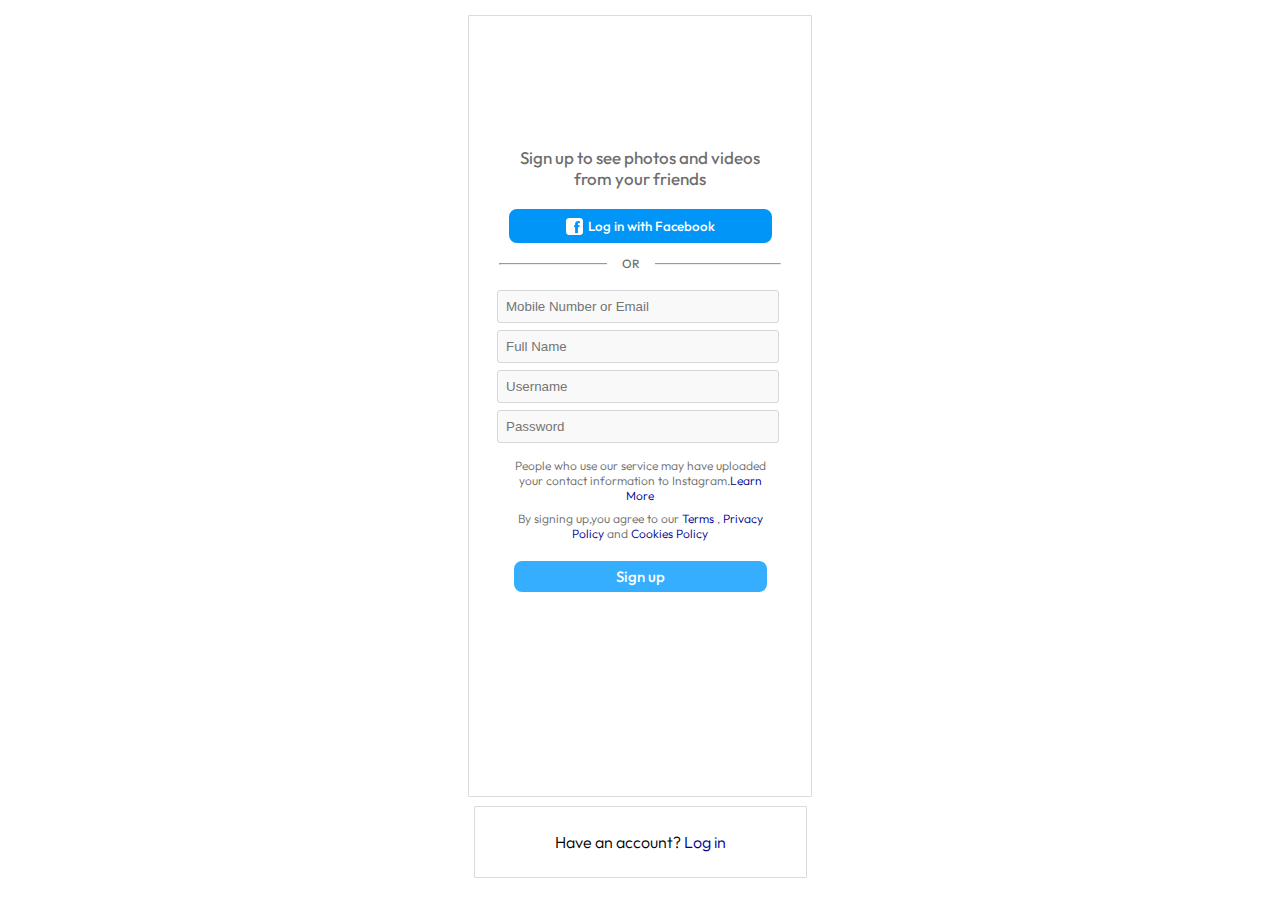
<file: instagram sign up/index.html>
<!DOCTYPE html>
<html lang="en">
<head>
    <meta charset="UTF-8">
    <meta name="viewport" content="width=device-width, initial-scale=1.0">
    <link rel="stylesheet" href="styles.css">
    <link rel="preconnect" href="https://fonts.googleapis.com">
    <link rel="preconnect" href="https://fonts.gstatic.com" crossorigin>
    <link rel="icon" href="images/Instagram_icon.png.webp">
    <link href="https://fonts.googleapis.com/css2?family=Outfit:wght@100..900&display=swap" rel="stylesheet">
    <title>Sign up • Instagram</title>
</head>
<body>
    <main>
        <div class="main">
            <div class="image" style="background-image: url(&quot;https://static.cdninstagram.com/rsrc.php/v3/yM/r/8n91YnfPq0s.png&quot;); background-position: 0px -52px; background-size: auto; width: 175px; height: 51px; background-repeat: no-repeat;""></div>
            <span>Sign up to see photos and videos</span><br>
            <span>from your friends</span>
            <div class="button1">
                <button><img src="images/60fea6773d624000048712b5.png" width="17" height="17" alt="">Log in with Facebook</button><br>
            </div>
            <div class="span2"><span >OR</span></div><hr>

            <div class="inputs">
                <form action="instagram.com">
                   <input type="text" name="email" id="moboremail" placeholder="Mobile Number or Email" required><br>
                   <input type="text" name="fullname" id="fullname" placeholder="Full Name" required><br>
                   <input type="text" name="username" id="username" placeholder="Username" required><br>
                   <input type="password" name="password" id="password" placeholder="Password" required >
                </form>
            </div>
            <div class="text">
                <span>People who use our service may have uploaded</span><br>
                <span>your contact information to Instagram.<a href="https://www.facebook.com/help/instagram/261704639352628" target="_blank">Learn<br>
                    More</a>
                </span>
            </div>
            <div class="text2">
                <span>By signing up,you agree to our <a href="#">Terms</a> , <a href="#">Privacy<br>
                Policy</a> and <a href="#">Cookies Policy</a></span>
            </div>
            <div class="button2">
                <button>Sign up</button><br>
            </div>
        </div>
    </main>

    <footer>
        <div class="login">
            <span>Have an account? <a href="https://www.instagram.com/accounts/login/?source=auth_switcher">Log in</a></span>
        </div>
    </footer>

</body>
</html>
</file>
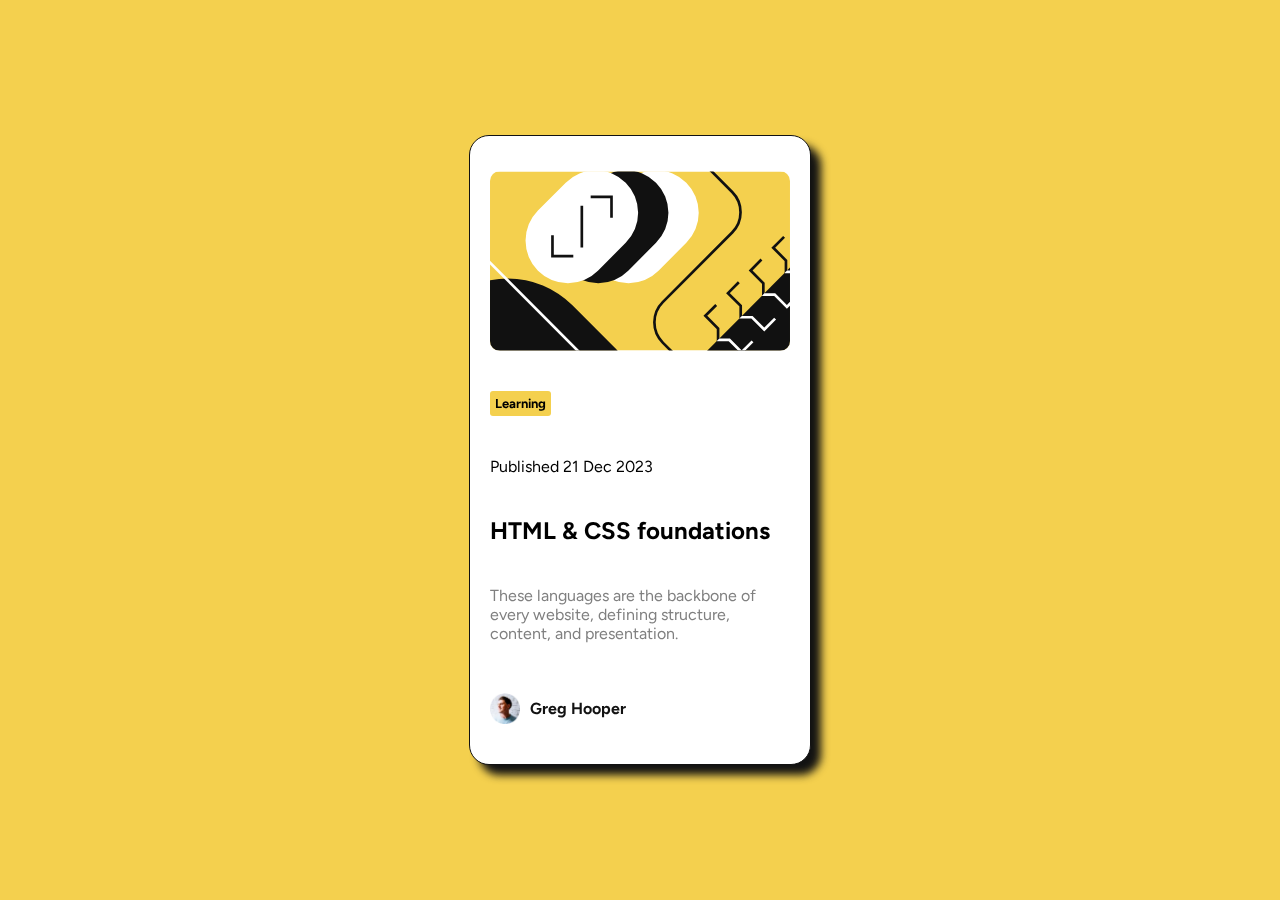
<file: websites/blog-preview/index.html>
<!DOCTYPE html>
<html lang="en">
<head>
  <meta charset="UTF-8">
  <meta name="viewport" content="width=device-width, initial-scale=1.0">
  <link rel="stylesheet" href="styles.css">
  <link rel="icon" type="image/png" sizes="32x32" href="./assets/images/favicon-32x32.png">
  <title>Frontend Mentor | Blog preview card</title>
</head>
<body>
  <main>
    <div class="main">
      <div class="body">
        <img src="assets/images/illustration-article.svg" alt="">
        <p class="Learning">Learning</p>
        <p>Published 21 Dec 2023</p>
        <h2 class="foundations">HTML & CSS foundations</h2>
        <p class="description">These languages are the backbone of every website, defining structure, content, and presentation.</p>
        <div class="Greg">
          <img src="assets/images/image-avatar.webp" alt="">
          <p class="Gregp">Greg Hooper</p>
        </div>
        
      </div>
    </div>
  </main>
  
  
</body>
</html>
</file>
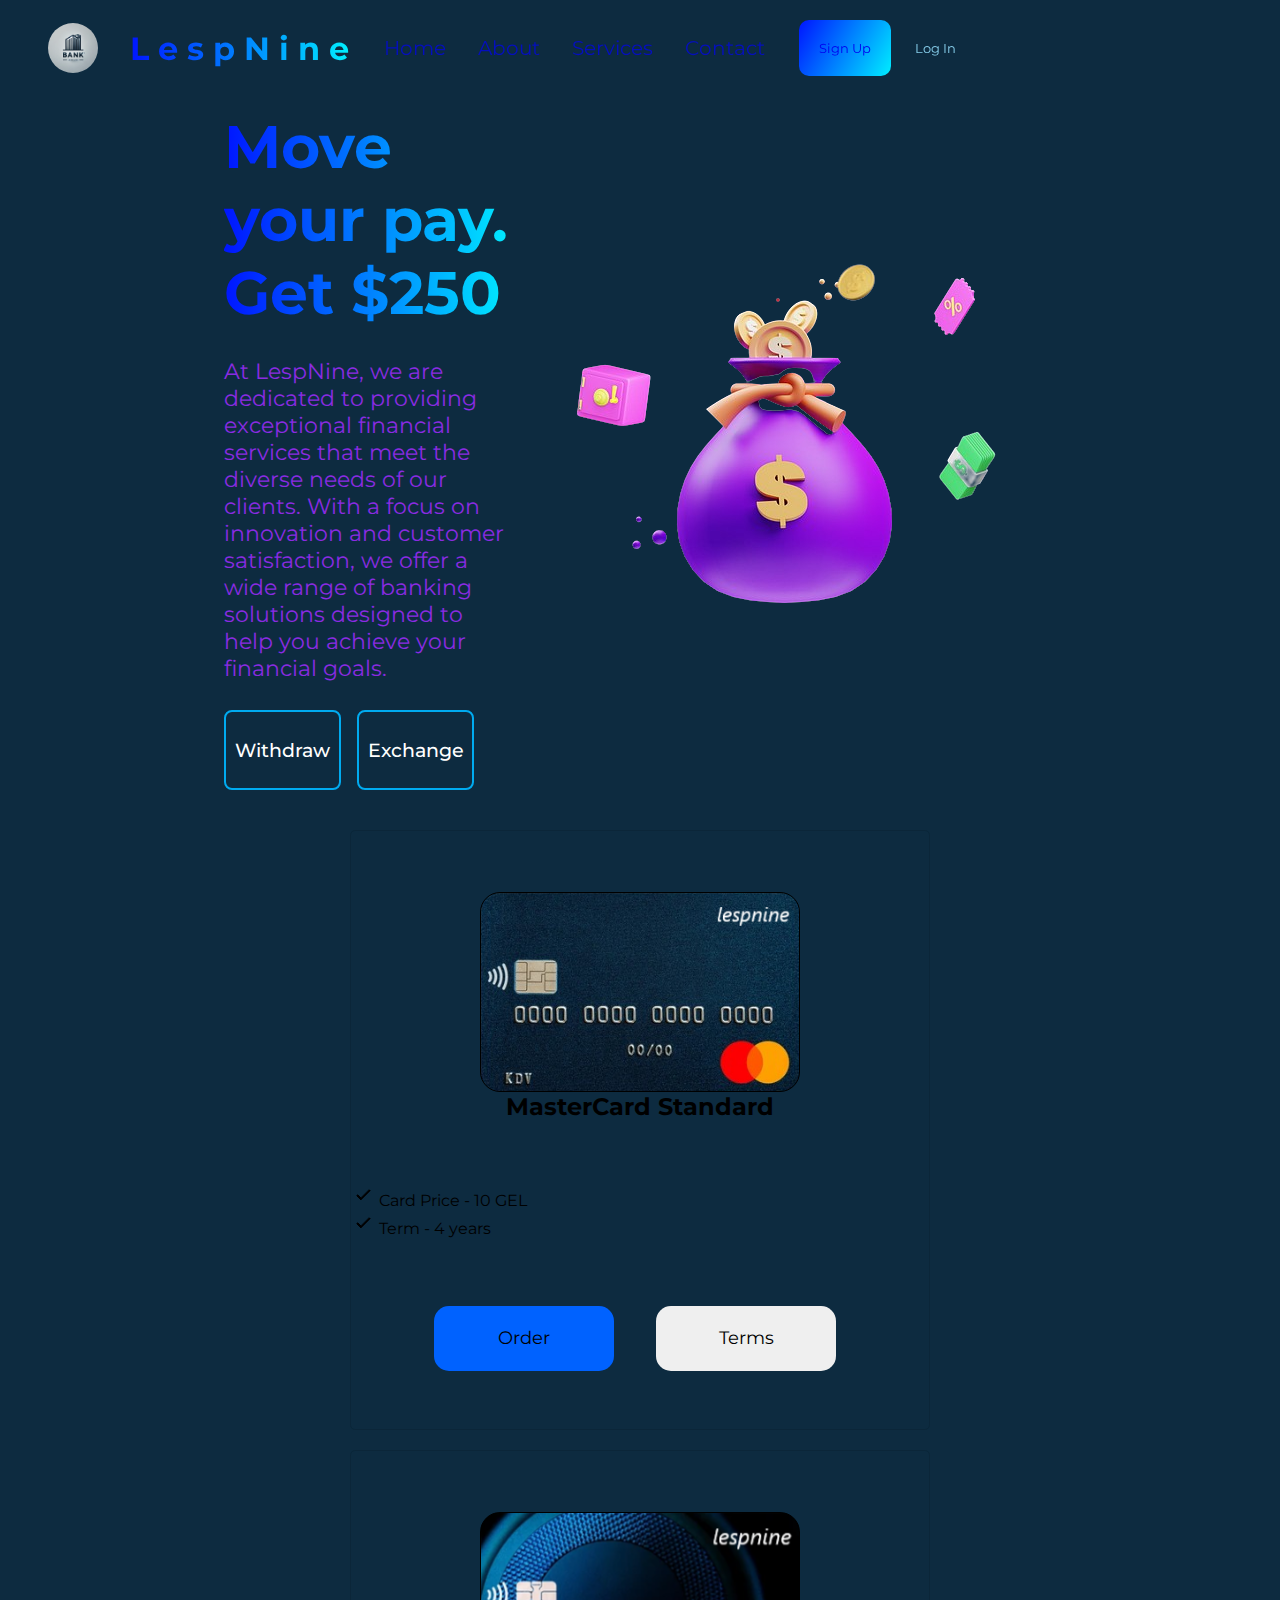
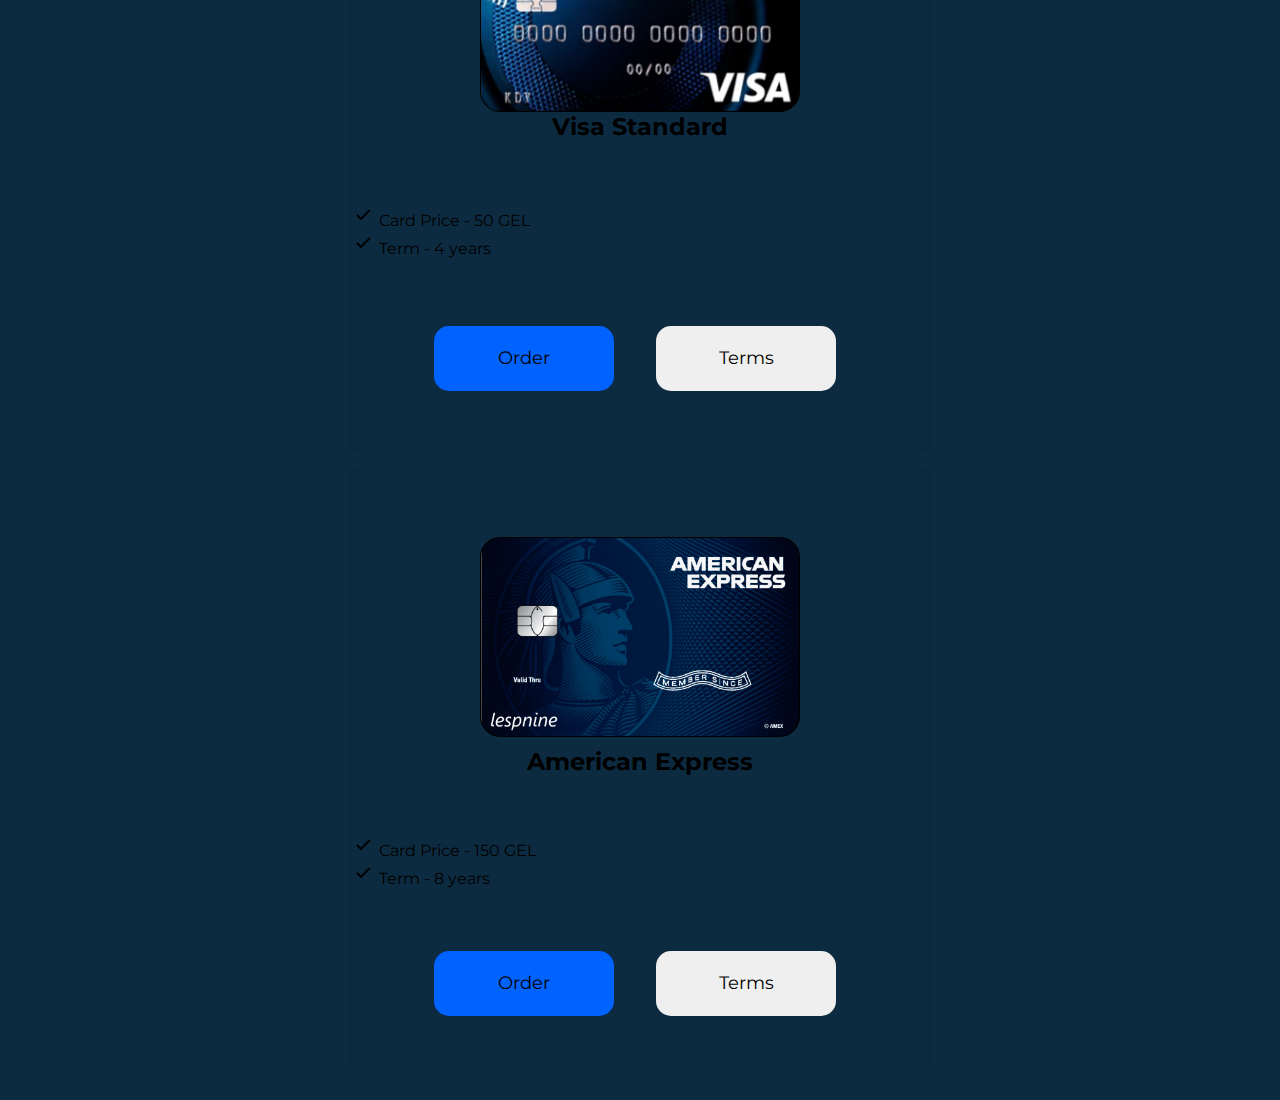
<file: websites/Group_project/index.html>
<!DOCTYPE html>
<html lang="en">
  <head>
    <meta charset="UTF-8" />
    <meta name="viewport" content="width=device-width, initial-scale=1.0" />
    <link rel="stylesheet" href="styles.css" />
    <link rel="icon" href="images/bankicon.png">
    <title>Bank | LespNine</title>
  </head>
  <body>
    <div class="header__main container">
      <div class="header container">
        <div class="bankname">
          <img src="images/bank.png" alt="Bank image" width="50px" />
          <h1 class="title">L e s p N i n e</h1>
        </div>
        <nav class="nav">
          <a href="#">Home</a>
          <a href="#">About</a>
          <a href="#Services">Services</a>
          <a href="#">Contact</a>
        </nav>
        <div class="btns">
          <button class="sign_up button"><a href="signup.html">Sign Up</a></button>
          <button class="log_in button">Log In</button> 
        <img src="[data-uri]" class="burger__menu"/>
      </div>
    </div>
    <div class="main container">
        <div class="content">
            <div>
                <h1 class="titles">Move your pay. <br> Get $250</h1>
            </div>
            <div class="desc">
                <p style="color: blueviolet; font-size: 22px;">At LespNine, we are dedicated to providing exceptional financial services that meet the diverse needs of our clients. With a focus on innovation and customer satisfaction, we offer a wide range of banking solutions designed
                                                   to help you achieve your financial goals.</p>
            </div>
            <div class="but" style="width: 250px;">
                <a class="child1" href="#">Withdraw</a>
                <a class="child2" href="#">Exchange</a>
            </div>
        </div>
      <img width="550px" src="./images/kasa.png" alt=""/>
    </div>

    <div class="cards" id="Services">
        <div class="card__container">
          <div class="card1_det_choice">
            
              <div class="image_d">
                <div class="card1 image"></div>
                <h2>MasterCard Standard</h2>
              </div>
              <div class="price1">
                <p><img src="[data-uri]"/> Card Price - 10 GEL</p>
                <p><img src="[data-uri]"/> Term - 4 years</p>
              </div>
              <div class="buttons1">
                <button style="background-color: #0062ff ; font-size: 18px;">Order</button>
                <button style="font-size: 18px;">Terms</button>
              </div>
            
          </div>
          <div class="card1_det_choice">
            
            <div class="image_d">
              <div class="card2 image"></div>
              <h2>Visa Standard</h2>
            </div>
            <div class="price1">
              <p><img src="[data-uri]"/> Card Price - 50 GEL</p>
              <p><img src="[data-uri]"/> Term - 4 years</p>
            </div>
            <div class="buttons1">
              <button style="background-color: #0062ff ; font-size: 18px;">Order</button>
              <button style="font-size: 18px;">Terms</button>
            </div>
          
          </div>
          <div class="card1_det_choice">
            
            <div class="image_d">
              <div class="card3 image"></div>
              <h2>American Express</h2>
            </div>
            <div class="price1">
              <p><img src="[data-uri]"/> Card Price - 150 GEL</p>
              <p><img src="[data-uri]"/> Term - 8 years</p>
            </div>
            <div class="buttons1">
              <button style="background-color: #0062ff ; font-size: 18px;">Order</button>
              <button style="font-size: 18px;">Terms</button>
            </div>
          
          </div>
          

          
            
        </div>
    </div>
  </body>
</html>
</file>
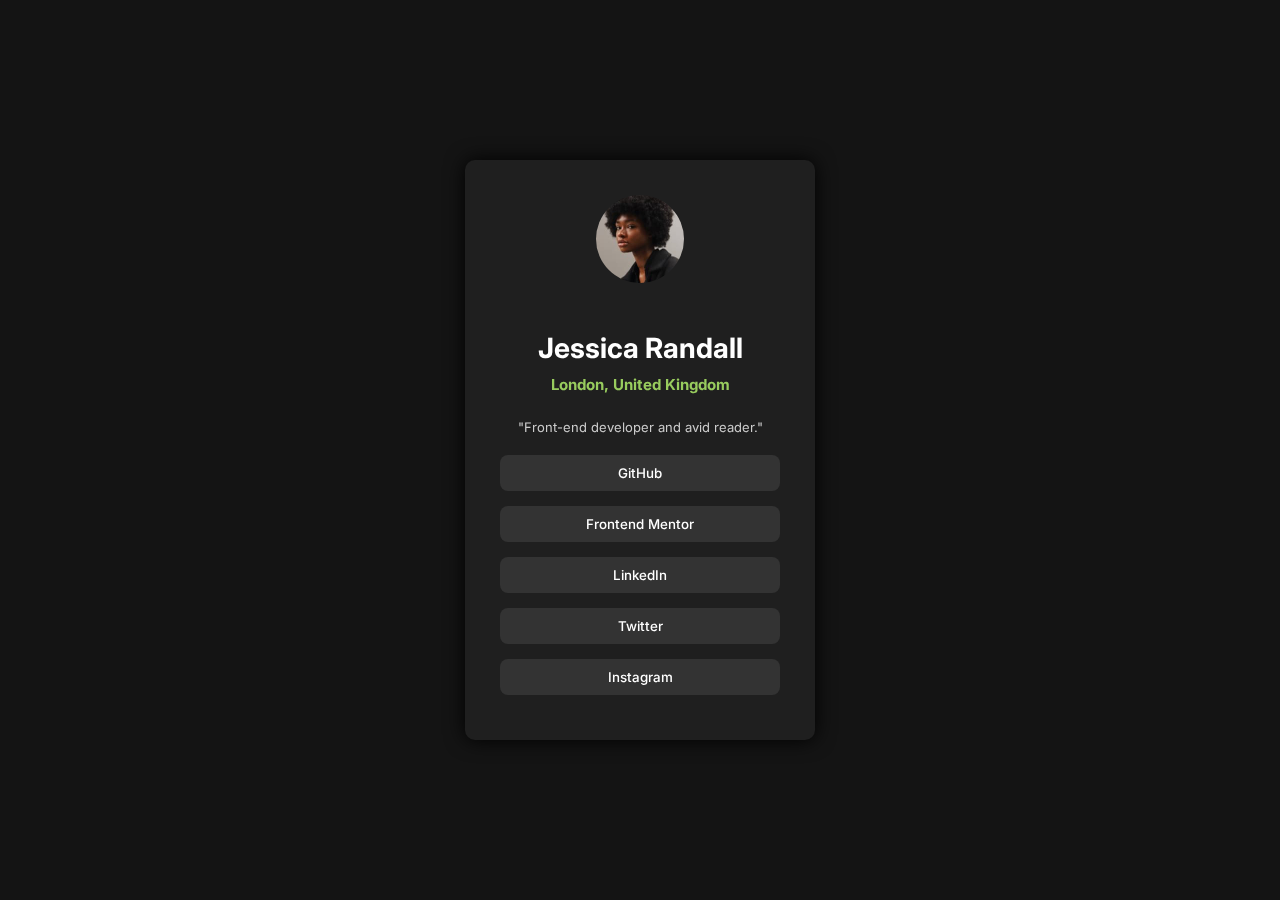
<file: websites/jessica's social/index.html>
<!DOCTYPE html>
<html lang="en">
<head>
  <meta charset="UTF-8">
  <meta name="viewport" content="width=device-width, initial-scale=1.0">
  <link rel="icon" type="image/png" sizes="32x32" href="./assets/images/favicon-32x32.png">
  <link rel="stylesheet" href="styles.css">
  <title>Frontend Mentor | Social links profile</title>
</head>
<body>
  <main>
    <div class="main">
      <div class="content">
          <img src="images/avatar-jessica.jpeg" alt="Jessica">
          <h2>Jessica Randall</h2>
          <h4>London, United Kingdom</h4>
          <p>"Front-end developer and avid reader."</p>
          <button>GitHub</button>
          <button>Frontend Mentor</button>
          <button>LinkedIn</button>
          <button>Twitter</button>
          <button>Instagram</button>
      </div>
  </div>
  </main>
</body>
</html>
</file>
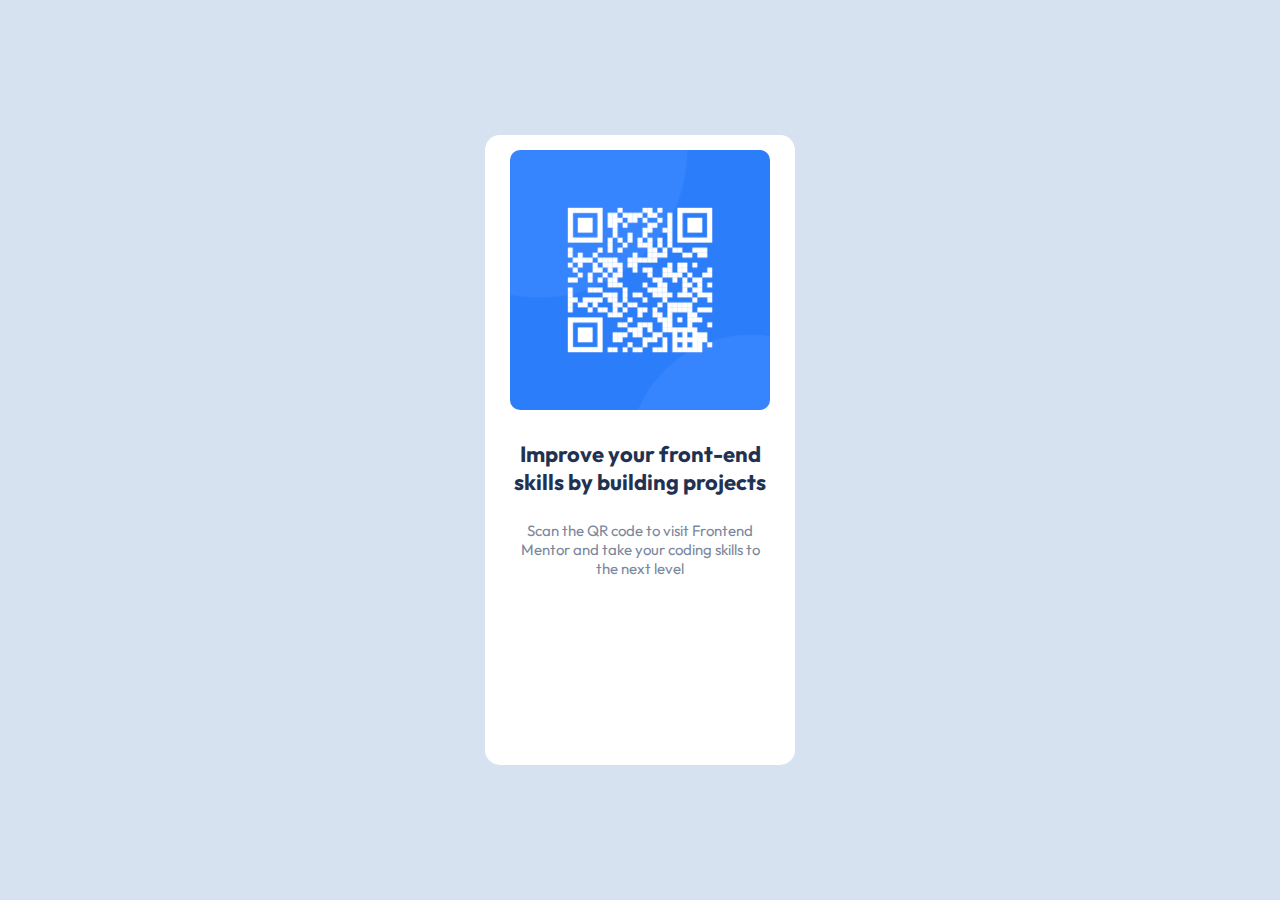
<file: websites/qr-code/index.html>
<!DOCTYPE html>
<html lang="en">
<head>
  <meta charset="UTF-8">
  <meta name="viewport" content="width=device-width, initial-scale=1.0">
  <link rel="icon" type="image/png" sizes="32x32" href="./images/favicon-32x32.png">
  <title>Frontend Mentor | QR code component</title>
  <link rel="stylesheet" href="styles.css">
  
</head>
<body>
  <main>
    <div class="mains">
      <div class="content">
        <img src="images/image-qr-code.png" alt="">
        <div class="prs">
          <p class="pr2">Improve your front-end <br> skills by building projects</p>
          <p class="pr1">Scan the QR code to visit Frontend <br> Mentor and take your coding skills to <br> the next level</p>
        </div>
        
      </div>
    </div>
  </main>
  
  
</body>
</html>
</file>
<file: instagram sign up/styles.css>
body {

    font-family: "Outfit", sans-serif;
    font-optical-sizing: auto;
    font-weight: 450;
    font-style: normal;
    padding: 0;
    margin: 0;
    text-align: center;
    height: 100vh;

}
h1 {
    color: rgb(45, 45, 45);
}


.main {
    font-family: "Outfit", sans-serif;
    font-optical-sizing: auto;
    font-weight: 450;
    font-style: normal;
}

.main {
    border-radius: 1px;
    top: 15px;
    font-size: 17px;
    padding: 30px;
    text-align: center;
    border: 1px solid rgba(199, 199, 199, 0.648);
    display: inline-block;
    position: relative;
    height: 70vh;
    height: 80vh;

}

.main span {
    color: rgb(109, 109, 109);
}

.button1 {
    font-weight: 500;
    top: 20px;
    position: relative;
}

.button1 img {
    margin-bottom: 3px;
    margin-right: 5px;
    vertical-align: middle;
}

.button1 button {
    margin-bottom: 15px;
    font-family: "Outfit", sans-serif;
    font-optical-sizing: auto;
    font-weight: 500;
    font-style: normal;
    cursor: pointer;
    color: white;
    background-color: rgb(0, 149, 246);
    border: 2px solid rgb(0, 149, 246);
    border-radius: 8px;
    padding: 7px 55px 3px 55px;
}

.button1 button:hover {
    border-color: rgb(0, 107, 178);
    background-color: rgb(0, 107, 178);
}

.image  {
    margin: 30px 0px 20px 0px;
    left: 45px;
    position: relative;
}

.span2 {
    margin-top: 10px;
    padding: 0px 15px 0px 15px;
    left: 138px;
    background-color: white;
    display: inline;
    top: 230px;
    position: absolute;
    font-size: 12px;
    font-weight: 450;
}

hr {
    margin-top: 25px;
    top: 10px;
}
.inputs {
    right: 2px;
    position: relative;
    margin-top: 25px;
}

input {
    outline: none;
    text-decoration: none;
    background-color: rgba(239, 239, 239, 0.355);
    border-radius: 3px;
    border: 1px solid;
    border-color:rgb(215, 215, 215);
    padding: 8px;
    padding-right: 95px;
    margin-bottom: 7px;
}


.text {
    color: rgb(87, 87, 87);
    margin-top: 8px;
    font-weight: 320;
    font-size: 12px;
}

.text a {
    text-decoration: none;
    color: rgb(0, 0, 144);
}

.text2 {
    color: rgb(87, 87, 87);
    margin-top: 8px;
    font-weight: 320;
    font-size: 12px;
}

.text2 a {
    text-decoration: none;
    color: rgb(0, 0, 144);
}


.button2 button {
    font-size: 15px;
    margin-bottom: 15px;
    font-family: "Outfit", sans-serif;
    font-optical-sizing: auto;
    font-weight: 500;
    font-style: normal;
    cursor: pointer;
    color: white;
    background-color: rgb(54, 174, 255);
    border: 2px solid rgb(54, 174, 255);
    border-radius: 8px;
    padding: 4px 100px 4px 100px;
    
}

.button2 {
    font-weight: 500;
    top: 20px;
    position: relative;
}

.login span {
    padding: 25px 80px 25px 80px;
    border-radius: 1px;
    border: 1px solid rgba(199, 199, 199, 0.648);
    font-weight: 320;
    top: 50px;
    position: relative;
}

.login a {
    color: rgb(0, 0, 144);
    text-decoration: none;
}
</file>
<file: websites/blog-preview/styles.css>
@import url('https://fonts.googleapis.com/css2?family=Figtree:ital,wght@0,300..900;1,300..900&display=swap');
* {
    font-family: "Figtree", sans-serif;
    margin: 0;
    padding: 0;
    box-sizing: border-box;
}
body {
    background-color: hsl(47, 88%, 63%);
}
main {
    height: 100vh;
    display: flex;
    justify-content: center;
    align-items: center;
}

.main {
    filter: drop-shadow(10px 10px 4px hsl(0, 0%, 7%));
    flex-wrap: wrap;
    border-radius: 20px;
    border: 1px solid hsl(0, 0%, 7%);
    height: 70vh;
    display: flex;
    justify-content: space-around;
    padding: 15px 20px 20px 20px;
    background-color: hsl(0, 0%, 100%);
}   

.main img {
    border-radius: 10px;
}
.body {
    width: 300px;
    display: flex;
    flex-direction: column;
    justify-content: space-around;
}
.Greg {
    margin-top: 10px;
    display: flex;
    align-items: center;
}
.Greg img {
    width: 30px;
}
.Greg p {
    color: hsl(0, 0%, 7%);
    font-weight: 700;
    margin-left: 10px;
}
.Learning {
    font-size: 13px;
    border-radius: 3px;
    font-weight: 700;
    width: fit-content;
    background-color: hsl(47, 88%, 63%);
    padding: 5px;
}
.description {
    color: hsl(0, 0%, 50%);
}
.foundations {
    transition: 0.2s;
}
.foundations:hover {
    cursor: pointer;
    color: hsl(47, 88%, 63%);
}
</file>
<file: websites/Group_project/styles.css>
@import url("https://fonts.googleapis.com/css2?family=Montserrat:ital,wght@0,100..900;1,100..900&family=Roboto:ital,wght@0,100;0,300;0,400;0,500;0,700;0,900;1,100;1,300;1,400;1,500;1,700;1,900&display=swap");
* {
  margin: 0;
  padding: 0;
  box-sizing: border-box;
  font-family: "Montserrat", sans-serif;
  scroll-behavior: smooth;
}

body {
  height: 100vh;
  width: 100%;
  background-color: #0d2b40;
}

.header {
  position: fixed;
  top: 0;
  left: 0;
  width: 100%;
  display: flex;
  align-items: center;
  padding: 20px 5%;
  justify-content: space-between;
  background-color: transparent;
  z-index: 1;
}
.title {
  background: linear-gradient(90deg, #0015ff, #00eeff);
  -webkit-background-clip: text;
  background-clip: text;
  -webkit-text-fill-color: transparent;
}
.bankname {
  display: flex;
  align-items: center;
}
.bankname img {
  border-radius: 50%;
}

.bankname {
  display: flex;
  gap: 2rem;
}
.nav {
  display: flex;
  gap: 2rem;
}
.nav a:hover {
  color: #00eeff;
}
.nav a {
  transition: 0.5s all linear;
  font-size: 20px;
  text-decoration: none;
  color: rgba(0, 0, 255, 0.665);
}

.main {
  height: 100vh;
  width: 100%;
  display: flex;
  align-items: center;
  justify-content: center;
  justify-content: space-around;
  margin-bottom: 200px;
}
.content {
  height: 100vh;
  width: 600px;
  display: flex;
  flex-direction: column;
  justify-content: center;
  gap: 1.8rem;
}
.content a {
  display: inline-flex;
  justify-content: center;
  align-items: center;
  width: 150px;
  height: 100%;
  border: 2px solid #00abf0;
  border-radius: 8px;
  font-size: 19px;
  color: white;
  text-decoration: none;
  font-weight: 500;
  transition: 0.5s;
}
.button {
  color: white;
  border-radius: 10px;
  cursor: pointer;
  background-color: transparent;
  border: none;
  color: skyblue;
  padding: 20px;
}

.but {
  width: fit-content;
  height: 80px;
  display: flex;
  gap: 1rem;
}

.sign_up {
  background: linear-gradient(120deg, #0015ff, #00eeff);
}
.sign_up a{
  text-decoration: none;
}

.child1 a::after {
  content: "";
  position: absolute;
  bottom: 0;
  left: 0;
  width: 0;
  height: 2px;
  background-color: #00abf0;
  z-index: -1;
  transition: 0.5s;
}

.child1 a:hover {
  width: 100%;
}
.burger__menu {
    display: none;
}
.titles {
  background: linear-gradient(90deg, #0015ff, #00eeff);
  -webkit-background-clip: text;
  background-clip: text;
  -webkit-text-fill-color: transparent;
  font-size: 60px;
}
.main {
  padding: 50px;
}
.container {
  max-width: 100%;
  margin-left: auto;
  margin-right: auto;
  padding-left: 3rem;
  padding-right: 3rem;
}
.cards {
  height: 100vh;
  width: 100%;
  display: flex;
  justify-content: center;
  align-items: center;
  flex-direction: column;
}


.card1 {
    border-radius: 20px;
    height: 200px;
    width: 320px;
    border: 1px solid black;
    background-image: url(images/card_preview.png);
    background-repeat: no-repeat;
    background-size: cover;
}

.card2 {
    border-radius: 20px;
    height: 200px;
    width: 320px;
    border: 1px solid black;
    background-image: url(images/visa_preview.png);
    background-repeat: no-repeat;
    background-size: cover;
}
.card3 {
    margin: 10px 0px;
    border-radius: 20px;
    height: 200px;
    width: 320px;
    border: 1px solid black;
    background-image: url(images/express_preview.png);
    background-repeat: no-repeat;
    background-size: cover;
}
.card__container {
    gap: 20px;
    padding: 30px;
    position: relative;
    display: flex;
    justify-content: space-around;
    width: 100%;
    flex-wrap: wrap;
    
}

.card1_det_choice {
  display: flex;
  flex-direction: column;
  justify-content: space-evenly;
  height: 600px;
  width: 580px;
  border: 1px solid #0000001a;
  border-radius: 5px;
  transition: 0.5s all ease-in-out;
}
.card1_det_choice:hover {
  filter: drop-shadow(0 0 8px #0015ff);
}

.image_d {
  display: flex;
  flex-direction: column;
  align-items: center;
  justify-content: center;
}
.price1 {
  display: flex;
  flex-direction: column;
}


.buttons1 button {
  width: 180px;
  height: 65px;
  border-radius: 15px;
  border: none;
  margin: 10px 10px 0px 0px;
  cursor: pointer;
  
}

.buttons1 {
  width: 100%;
  height: 70px;
  display: flex;
  justify-content: center;
  align-items: center;
  gap: 2rem;
}


@media (max-width: 1536px) {
    .container {
        max-width: 1280px;
      }
}
@media (width < 1536px) {
  .cards{
    margin: 400px 0px ;
  }
}
@media (max-width: 1280px) {
    .container {
        max-width: 1024px;
      }
}

@media (max-width: 1024px) {
    .container {
        max-width: 768px;
      }
    .titles {
        font-size: 40px;
    }
    p {
        font-size: 10px;
    }
}

@media (max-width: 768px) {
    .container {
        max-width: 640px;
      }
    .header {
        font-size: 13px;
    }
}

@media (max-width: 640px) {
    .container {
        max-width: 475px;
      }
}

@media (max-width: 475px) {
    .container {
        max-width: 475px;
      }
}
@media (max-width: 475px) {
    .container {
      width: 100%;
    }
  }
</file>
<file: websites/jessica's social/styles.css>
@import url("https://fonts.googleapis.com/css2?family=Inter:wght@100..900&display=swap");
* {
  margin: 0;
  padding: 0;
  box-sizing: border-box;
}
body {
  font-family: "Inter", sans-serif;
  background-color: #141414;
  height: 100vh;
}
main {
  height: 100%;
  justify-content: center;
  align-items: center;
  display: flex;
}
.main {
  filter: drop-shadow(0 0 10px black);
  border-radius: 10px;
  background-color: #1f1f1f;
  width: 350px;
  height: 580px;
  display: flex;
  flex-direction: column;
  justify-content: center;
  align-items: center;
}
h2 {
  font-size: 28px;
  color: #ffffff;
}
h4 {
  margin: 10px;
  font-size: 15px;
  color: #98cc5e;
}
p {
  font-size: 13px;
  color: #cccccc;
  margin: 25px 0px 20px 0px;
}
h4 {
  margin: 10px;
}

.main img {
  border-radius: 50%;
  transform: scale(0.5);
}

button {
  font-family: "Inter", sans-serif;
  border: none;
  border-radius: 8px;
  width: 80%;
  background-color: #333333;
  color: #ffffff;
  padding: 10px;
  margin-bottom: 15px;
  transition: 0.5s;
  font-weight: 500;
}
button:hover {
  font-family: "Inter", sans-serif;
  cursor: pointer;
  background-color: #c4f82a;
  color: black;
}
.content {
  text-align: center;
  transform: translate(0px, -20px);
}
</file>
<file: websites/qr-code/styles.css>
@import url('https://fonts.googleapis.com/css2?family=Outfit:wght@100..900&display=swap');
* {
    margin: 0;
    padding: 0;
    box-sizing: border-box;
}
body {
    font-family: "Outfit", sans-serif;
    background-color: hsl(212, 45%, 89%);
}
main {
    display: flex;
    align-items: center;
    justify-content: center;
    height: 100vh;
}
.mains {
    display: flex;
    justify-content: center;
    height: 70%;
    border-radius: 15px;
    width: 310px;
    background-color: hsl(0, 0%, 100%);
}
.content {
    text-align: center;
    display: flex;
    flex-wrap: wrap;
    flex-direction: column;
    align-items: center;
}
.content img {
    margin: 15px 0px 30px 0px;
    border-radius: 10px;
    width: 260px;
    transition: 0.5s ease-in;
}
.content img:hover {
    opacity: 0.8;
    cursor: pointer;
    
}
.pr1 {
    color: hsl(220, 15%, 55%);
    margin-top: 25px;
    font-weight: 400;
    font-size: 15px;
}

.pr2 {
    color: hsl(218, 44%, 22%);
    margin-bottom: 20px;
    font-size: 22px;
    font-weight: 700;
}
</file>
